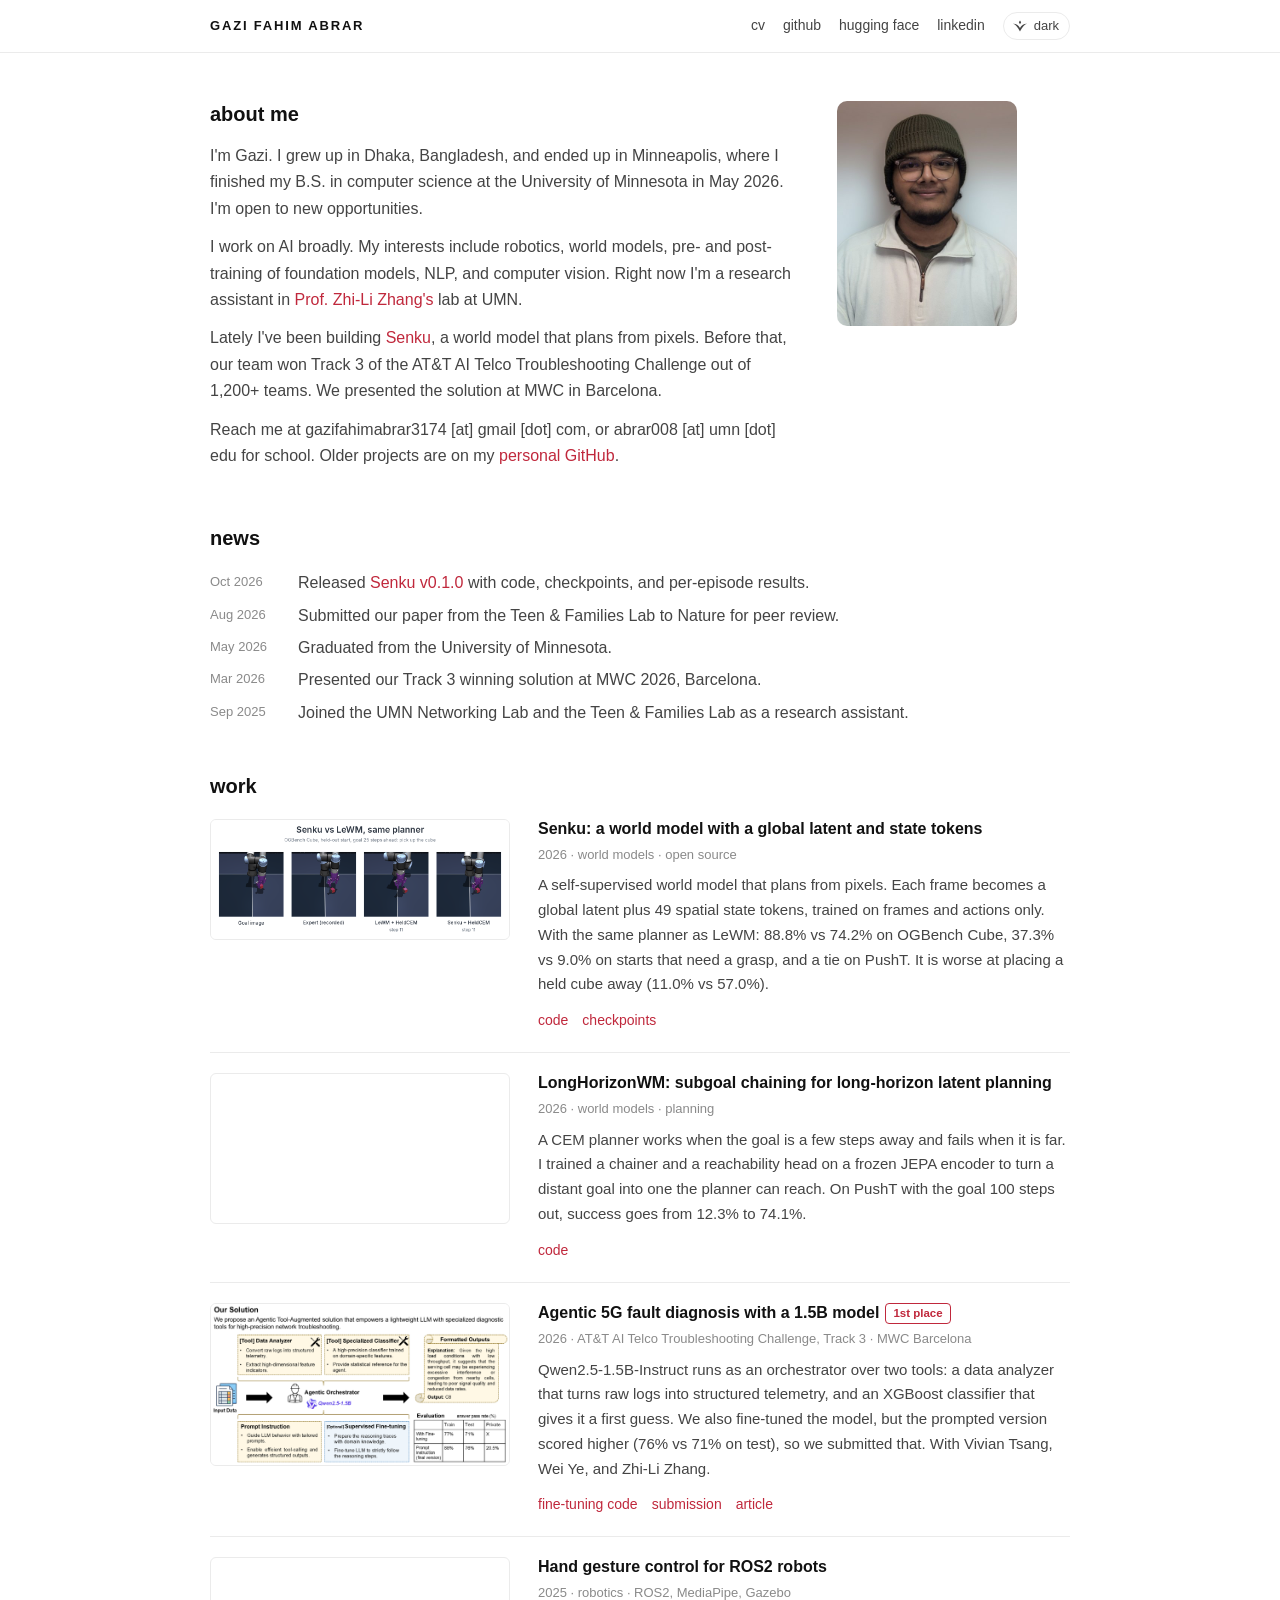
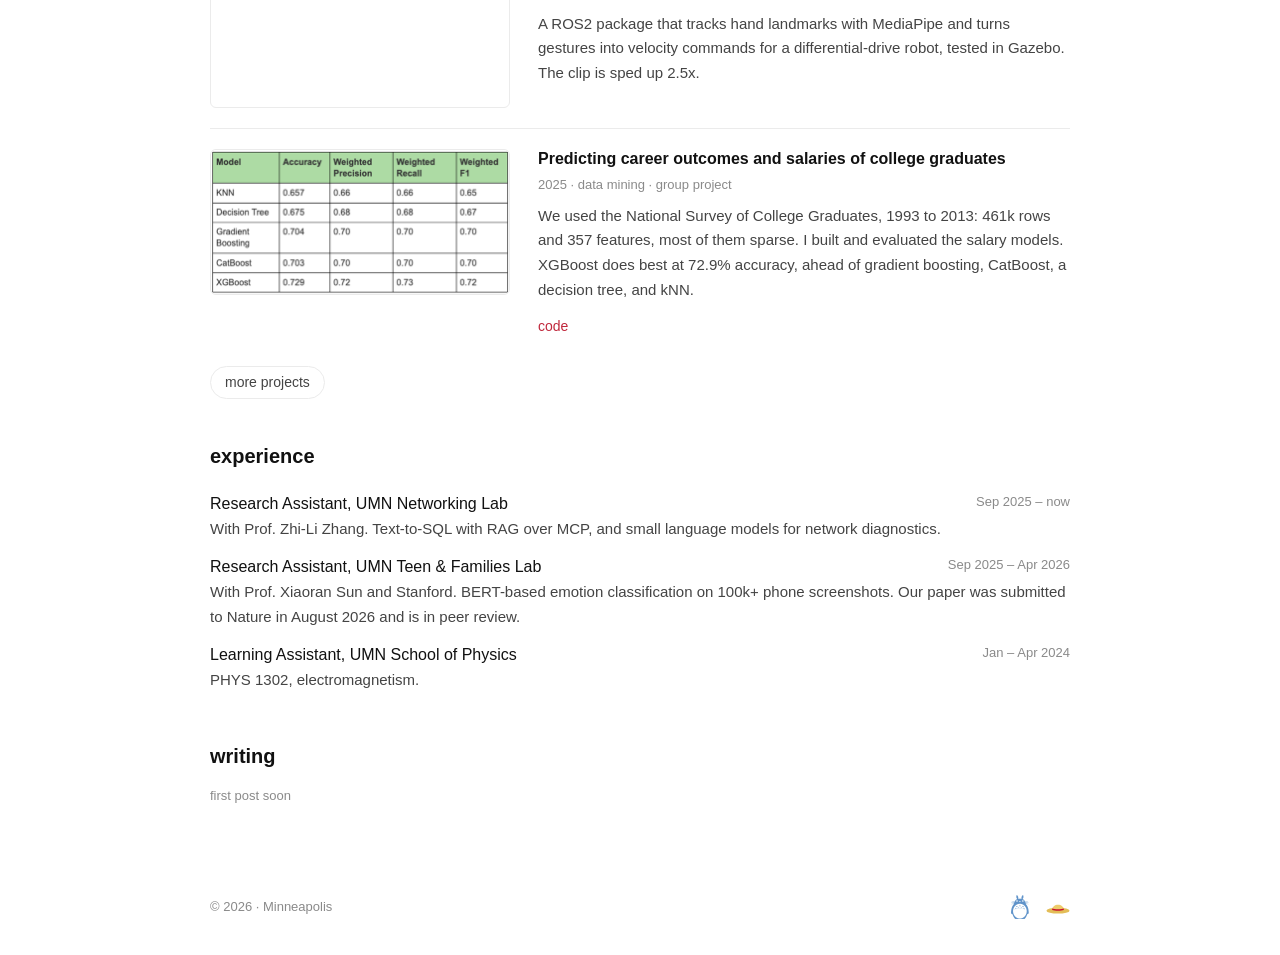
<file: index.html>
<!DOCTYPE html>
<html lang="en">
<head>
  <meta charset="utf-8">
  <meta name="viewport" content="width=device-width, initial-scale=1">
  <title>Gazi Fahim Abrar</title>
  <meta name="description" content="AI researcher and engineer in Minneapolis. Robotics, world models, foundation models, NLP, and computer vision.">
  <link rel="icon" href="assets/profile.jpg">
  <script>
    (function () {
      var t, g; try { t = localStorage.getItem("theme"); g = localStorage.getItem("ghibli"); } catch (e) {}
      var q = new URLSearchParams(location.search);
      g = q.get("ghibli") || g; t = q.get("theme") || t;
      if (g === "on") document.documentElement.setAttribute("data-ghibli", "");
      document.documentElement.setAttribute("data-theme", t || (matchMedia("(prefers-color-scheme: dark)").matches ? "dark" : "light"));
    })();
  </script>
  <link rel="stylesheet" href="assets/style.css?v=7">
</head>
<body>

<header class="bar">
  <div class="bar-in">
    <a class="name" href="#">Gazi Fahim Abrar</a>
    <nav aria-label="Links">
      <a href="assets/Gazi_Fahim_Abrar_CV.pdf">cv</a>
      <a href="https://github.com/gzee3184">github</a>
      <a href="https://huggingface.co/abrar008">hugging face</a>
      <a href="https://www.linkedin.com/in/gfa04">linkedin</a>
      <button class="geass" type="button" aria-label="Toggle dark mode" title="Toggle dark mode">
        <svg viewBox="0 0 24 24" fill="currentColor" aria-hidden="true">
          <path d="M1.5 8.6c4.2-.3 7.6 1.6 10.5 6.3 2.9-4.7 6.3-6.6 10.5-6.3-3.9 1.1-7 4.7-10.5 11.6C8.5 13.3 5.4 9.7 1.5 8.6Z"/>
          <path d="M12 3.6l1.7 2.9-1.7 2.9-1.7-2.9Z"/>
        </svg>
      </button>
    </nav>
  </div>
</header>

<main>

  <section id="about" class="about">
    <div class="about-text">
      <h2>about me</h2>
      <p>I'm Gazi. I grew up in Dhaka, Bangladesh, and ended up in Minneapolis, where I finished my B.S. in computer science at the University of Minnesota in May 2026. I'm open to new opportunities.</p>
      <p>I work on AI broadly. My interests include robotics, world models, pre- and post-training of foundation models, NLP, and computer vision. Right now I'm a research assistant in <a href="https://cse.umn.edu/cs/zhi-li-zhang">Prof. Zhi-Li Zhang's</a> lab at UMN.</p>
      <p>Lately I've been building <a href="#senku">Senku</a>, a world model that plans from pixels. Before that, our team won Track 3 of the AT&amp;T AI Telco Troubleshooting Challenge out of 1,200+ teams. We presented the solution at MWC in Barcelona.</p>
      <p>Reach me at gazifahimabrar3174 [at] gmail [dot] com, or abrar008 [at] umn [dot] edu for school. Older projects are on my <a href="https://github.com/gzee3184">personal GitHub</a>.</p>
    </div>
    <img class="photo" src="assets/profile.jpg" alt="Portrait in a green beanie and glasses" width="480" height="600">
  </section>

  <section id="news">
    <h2>news</h2>
    <ul class="news">
      <li><span class="meta">Oct 2026</span><span>Released <a href="https://github.com/gzee3184/senku_wm">Senku v0.1.0</a> with code, checkpoints, and per-episode results.</span></li>
      <li><span class="meta">Aug 2026</span><span>Submitted our paper from the Teen &amp; Families Lab to Nature for peer review.</span></li>
      <li><span class="meta">May 2026</span><span>Graduated from the University of Minnesota.</span></li>
      <li><span class="meta">Mar 2026</span><span>Presented our Track 3 winning solution at MWC 2026, Barcelona.</span></li>
      <li><span class="meta">Sep 2025</span><span>Joined the UMN Networking Lab and the Teen &amp; Families Lab as a research assistant.</span></li>
    </ul>
  </section>

  <section id="work">
    <h2>work</h2>

    <article class="project" id="senku">
      <a class="media" href="https://github.com/gzee3184/senku_wm">
        <img src="assets/senku_demo.gif" alt="Senku and LeWM planning from the same OGBench Cube start. Senku grasps the cube." loading="lazy" width="1036" height="414">
      </a>
      <div class="project-text">
        <h3><a href="https://github.com/gzee3184/senku_wm">Senku: a world model with a global latent and state tokens</a></h3>
        <div class="meta">2026 · world models · open source</div>
        <p>A self-supervised world model that plans from pixels. Each frame becomes a global latent plus 49 spatial state tokens, trained on frames and actions only. With the same planner as LeWM: 88.8% vs 74.2% on OGBench Cube, 37.3% vs 9.0% on starts that need a grasp, and a tie on PushT. It is worse at placing a held cube away (11.0% vs 57.0%).</p>
        <div class="plinks"><a href="https://github.com/gzee3184/senku_wm">code</a><a href="https://huggingface.co/abrar008/Senku_WM">checkpoints</a></div>
      </div>
    </article>

    <article class="project">
      <a class="media" href="https://github.com/gzee3184/LongHorizonWM">
        <video autoplay loop muted playsinline preload="metadata" aria-label="PushT episode with the goal 150 steps away. Only the chainer-guided planner reaches it.">
          <source src="assets/lhwm_pusht.mp4" type="video/mp4">
        </video>
      </a>
      <div class="project-text">
        <h3><a href="https://github.com/gzee3184/LongHorizonWM">LongHorizonWM: subgoal chaining for long-horizon latent planning</a></h3>
        <div class="meta">2026 · world models · planning</div>
        <p>A CEM planner works when the goal is a few steps away and fails when it is far. I trained a chainer and a reachability head on a frozen JEPA encoder to turn a distant goal into one the planner can reach. On PushT with the goal 100 steps out, success goes from 12.3% to 74.1%.</p>
        <div class="plinks"><a href="https://github.com/gzee3184/LongHorizonWM">code</a></div>
      </div>
    </article>

    <article class="project">
      <a class="media" href="assets/gopher_solution.png">
        <img src="assets/gopher_solution.png" alt="Diagram: input data goes to a Qwen2.5-1.5B orchestrator that calls a data analyzer and a classifier, then writes an explanation and a root-cause label." loading="lazy" width="1400" height="757">
      </a>
      <div class="project-text">
        <h3>Agentic 5G fault diagnosis with a 1.5B model<span class="badge">1st place</span></h3>
        <div class="meta">2026 · AT&amp;T AI Telco Troubleshooting Challenge, Track 3 · MWC Barcelona</div>
        <p>Qwen2.5-1.5B-Instruct runs as an orchestrator over two tools: a data analyzer that turns raw logs into structured telemetry, and an XGBoost classifier that gives it a first guess. We also fine-tuned the model, but the prompted version scored higher (76% vs 71% on test), so we submitted that. With Vivian Tsang, Wei Ye, and Zhi-Li Zhang.</p>
        <div class="plinks"><a href="https://github.com/gzee3184/AI-Teleco-Finetuned">fine-tuning code</a><a href="https://huggingface.co/abrar008/gopher_submission">submission</a><a href="https://cse.umn.edu/cs/news/umn-students-earn-first-place-global-ai-telco-troubleshooting-competition">article</a></div>
      </div>
    </article>

    <article class="project">
      <div class="media">
        <video autoplay loop muted playsinline preload="metadata" aria-label="Gazebo simulation: a robot moves as hand gestures in the webcam window change. Sped up 2.5x.">
          <source src="assets/ros2_gestures.mp4" type="video/mp4">
        </video>
      </div>
      <div class="project-text">
        <h3>Hand gesture control for ROS2 robots</h3>
        <div class="meta">2025 · robotics · ROS2, MediaPipe, Gazebo</div>
        <p>A ROS2 package that tracks hand landmarks with MediaPipe and turns gestures into velocity commands for a differential-drive robot, tested in Gazebo. The clip is sped up 2.5x.</p>
      </div>
    </article>

    <article class="project">
      <a class="media" href="https://github.com/gzee3184/CSCI_5523-Group-Project-Group-22-">
        <img src="assets/salary_models.png" alt="Table comparing models. XGBoost has the highest accuracy at 0.729." loading="lazy" width="1200" height="579">
      </a>
      <div class="project-text">
        <h3><a href="https://github.com/gzee3184/CSCI_5523-Group-Project-Group-22-">Predicting career outcomes and salaries of college graduates</a></h3>
        <div class="meta">2025 · data mining · group project</div>
        <p>We used the National Survey of College Graduates, 1993 to 2013: 461k rows and 357 features, most of them sparse. I built and evaluated the salary models. XGBoost does best at 72.9% accuracy, ahead of gradient boosting, CatBoost, a decision tree, and kNN.</p>
        <div class="plinks"><a href="https://github.com/gzee3184/CSCI_5523-Group-Project-Group-22-">code</a></div>
      </div>
    </article>

    <details class="more">
      <summary><span class="closed">more projects</span><span class="open">fewer projects</span></summary>
      <ul class="small-projects">
        <li>
          <div class="row"><span class="role">Gopher Tunnels</span><span class="meta">2024 – 2025 · Node.js, Neo4j</span></div>
          <p class="what">Backend for a campus app that routes people through UMN's underground tunnels with Dijkstra's and A*. Shipped on the App Store and Google Play with the App Developers' Club.</p>
          <div class="plinks"><a href="https://github.com/gopher-tunnels">code</a><a href="https://play.google.com/store/apps/details?id=com.adcumn.gophertunnels">app</a></div>
        </li>
        <li>
          <div class="row"><span class="role">Multiplayer trivia server on AWS</span><span class="meta">2025 · Python, EC2</span></div>
          <p class="what">A multi-threaded game server with its own TCP protocol that keeps game state in sync across remote clients.</p>
        </li>
        <li>
          <div class="row"><span class="role">Concurrent HTTP web server</span><span class="meta">2025 · C</span></div>
          <p class="what">A multi-threaded HTTP/1.0 server written from scratch, using mutexes and semaphores to keep shared state safe.</p>
        </li>
        <li>
          <div class="row"><span class="role">Drone delivery simulation</span><span class="meta">2025 · C++</span></div>
          <p class="what">Added a severe weather system where wind bends drone paths, drains batteries, and causes damage. Built with the Decorator and Singleton patterns.</p>
        </li>
        <li>
          <div class="row"><span class="role">Interface-controlled drone</span><span class="meta">2024 · C++, Arduino</span></div>
          <p class="what">Led a team of five at SASE Labs building a custom drone and an app to fly it. I wrote the flight control code for its four ESCs.</p>
        </li>
        <li>
          <div class="row"><span class="role">CNN from scratch</span><span class="meta">2024 · NumPy</span></div>
          <p class="what">A convolutional network that tells cats from dogs, written with only NumPy for the AI Club.</p>
        </li>
        <li>
          <div class="row"><span class="role">k-nearest neighbors on MNIST</span><span class="meta">NumPy</span></div>
          <p class="what">Handwritten digit recognition at 85% accuracy.</p>
        </li>
      </ul>
    </details>
  </section>

  <section id="experience">
    <h2>experience</h2>
    <ul class="exp">
      <li>
        <div class="row"><span class="role">Research Assistant, UMN Networking Lab</span><span class="meta">Sep 2025 – now</span></div>
        <p class="what">With Prof. Zhi-Li Zhang. Text-to-SQL with RAG over MCP, and small language models for network diagnostics.</p>
      </li>
      <li>
        <div class="row"><span class="role">Research Assistant, UMN Teen &amp; Families Lab</span><span class="meta">Sep 2025 – Apr 2026</span></div>
        <p class="what">With Prof. Xiaoran Sun and Stanford. BERT-based emotion classification on 100k+ phone screenshots. Our paper was submitted to Nature in August 2026 and is in peer review.</p>
      </li>
      <li>
        <div class="row"><span class="role">Learning Assistant, UMN School of Physics</span><span class="meta">Jan – Apr 2024</span></div>
        <p class="what">PHYS 1302, electromagnetism.</p>
      </li>
    </ul>
  </section>

  <section id="writing">
    <h2>writing</h2>
    <ul class="posts" data-posts="3" data-more></ul>
  </section>

</main>

<footer></footer>

<script src="assets/posts.js?v=7"></script>
<script src="assets/site.js?v=7"></script>
</body>
</html>
</file>
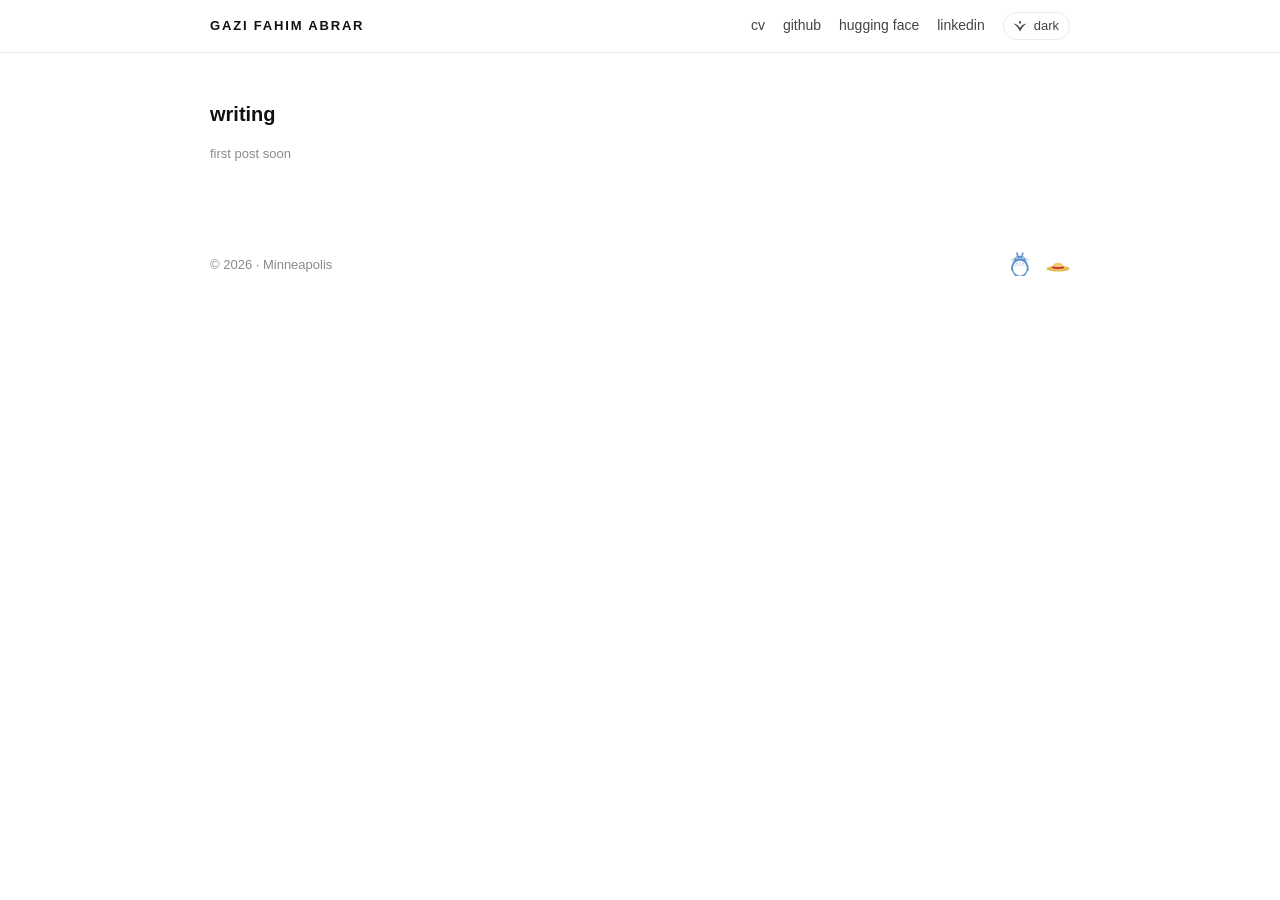
<file: writing/index.html>
<!DOCTYPE html>
<html lang="en" data-base="../">
<head>
  <meta charset="utf-8">
  <meta name="viewport" content="width=device-width, initial-scale=1">
  <title>Writing</title>
  <link rel="icon" href="../assets/profile.jpg">
  <script>
    (function () {
      var t, g; try { t = localStorage.getItem("theme"); g = localStorage.getItem("ghibli"); } catch (e) {}
      var q = new URLSearchParams(location.search);
      g = q.get("ghibli") || g; t = q.get("theme") || t;
      if (g === "on") document.documentElement.setAttribute("data-ghibli", "");
      document.documentElement.setAttribute("data-theme", t || (matchMedia("(prefers-color-scheme: dark)").matches ? "dark" : "light"));
    })();
  </script>
  <link rel="stylesheet" href="../assets/style.css?v=7">
</head>
<body>

<header class="bar">
  <div class="bar-in">
    <a class="name" href="../">Gazi Fahim Abrar</a>
    <nav aria-label="Links">
      <a href="../assets/Gazi_Fahim_Abrar_CV.pdf">cv</a>
      <a href="https://github.com/gzee3184">github</a>
      <a href="https://huggingface.co/abrar008">hugging face</a>
      <a href="https://www.linkedin.com/in/gfa04">linkedin</a>
      <button class="geass" type="button" aria-label="Toggle dark mode" title="Toggle dark mode">
        <svg viewBox="0 0 24 24" fill="currentColor" aria-hidden="true">
          <path d="M1.5 8.6c4.2-.3 7.6 1.6 10.5 6.3 2.9-4.7 6.3-6.6 10.5-6.3-3.9 1.1-7 4.7-10.5 11.6C8.5 13.3 5.4 9.7 1.5 8.6Z"/>
          <path d="M12 3.6l1.7 2.9-1.7 2.9-1.7-2.9Z"/>
        </svg>
      </button>
    </nav>
  </div>
</header>

<main>
  <section>
    <h2>writing</h2>
    <ul class="posts" data-posts="all"></ul>
  </section>
</main>

<footer></footer>

<script src="../assets/posts.js?v=7"></script>
<script src="../assets/site.js?v=7"></script>
</body>
</html>
</file>
<file: assets/style.css>
/* ---------- tokens ---------- */

:root {
  --bg: #ffffff;
  --ink: #111111;
  --text: #444444;
  --faint: #8a8a8a;
  --rule: #ebebeb;
  --accent: #c0283c;
  --font: -apple-system, BlinkMacSystemFont, "Segoe UI", Roboto, "Helvetica Neue", Arial, sans-serif;
  --mono: ui-monospace, "SF Mono", Menlo, Consolas, monospace;
  --head: var(--font);
  color-scheme: light;
}

:root[data-theme="dark"] {
  --bg: #151515;
  --ink: #f0f0f0;
  --text: #c2c2c2;
  --faint: #7d7d7d;
  --rule: #2a2a2a;
  --accent: #ff6f7f;
  color-scheme: dark;
}

/* ---------- base ---------- */

*, *::before, *::after { box-sizing: border-box; }

html { background: var(--bg); scroll-behavior: smooth; scroll-padding-top: 70px; }

body {
  margin: 0;
  background: var(--bg);
  color: var(--text);
  font-family: var(--font);
  font-size: 16px;
  line-height: 1.65;
  -webkit-font-smoothing: antialiased;
}

a { color: var(--accent); text-decoration: none; }
a:hover { text-decoration: underline; text-underline-offset: 3px; }
:focus-visible { outline: 2px solid var(--accent); outline-offset: 3px; border-radius: 2px; }

img, video { max-width: 100%; display: block; }

h1, h2, h3 { color: var(--ink); margin: 0; line-height: 1.3; font-family: var(--head); }
p { margin: 0 0 12px; }

/* ---------- header ---------- */

.bar {
  position: sticky;
  top: 0;
  z-index: 10;
  background: var(--bg);
  border-bottom: 1px solid var(--rule);
}
.bar-in {
  max-width: 900px;
  margin: 0 auto;
  padding: 0 20px;
  height: 52px;
  display: flex;
  align-items: center;
  justify-content: space-between;
  gap: 16px;
}
.bar .name {
  color: var(--ink);
  font-size: 13px;
  font-weight: 600;
  letter-spacing: .14em;
  text-transform: uppercase;
  white-space: nowrap;
}
.bar .name:hover { color: var(--accent); text-decoration: none; }
.bar nav { display: flex; align-items: center; gap: 18px; font-size: 14px; }
.bar nav a { color: var(--text); }
.bar nav a:hover { color: var(--accent); text-decoration: none; }

/* Code Geass: the dark mode toggle is the sigil */
.geass {
  display: inline-flex; align-items: center; gap: 6px;
  height: 28px; padding: 0 10px 0 8px;
  border: 1px solid var(--rule); border-radius: 999px;
  background: none; cursor: pointer;
  font: inherit; font-size: 13px; color: var(--text);
  transition: color .2s, border-color .2s;
}
.geass::after { content: "dark"; }
:root[data-theme="dark"] .geass::after { content: "light"; }
.geass svg { width: 16px; height: 16px; transition: transform .4s cubic-bezier(.2,.8,.2,1); }
.geass:hover { color: var(--accent); border-color: var(--accent); }
.geass:hover svg { transform: scale(1.15); }

/* ---------- layout ---------- */

main {
  max-width: 900px;
  margin: 0 auto;
  padding: 48px 20px 24px;
}

section { margin-bottom: 44px; }

h2 { font-size: 20px; font-weight: 600; margin-bottom: 16px; }

.meta { font-size: 13px; color: var(--faint); }

/* ---------- about ---------- */

.about {
  display: flex;
  gap: 40px;
  align-items: flex-start;
}
.about-text { flex: 1; min-width: 0; max-width: 66ch; }
.photo {
  flex-shrink: 0;
  width: 180px;
  height: auto;
  aspect-ratio: 4 / 5;
  object-fit: cover;
  border-radius: 10px;
}

/* ---------- news ---------- */

.news { list-style: none; margin: 0; padding: 0; }
.news li { display: flex; gap: 16px; padding-block: 3px; }
.news .meta { flex: 0 0 72px; padding-top: 1px; }

/* ---------- work ---------- */

.project {
  display: flex;
  gap: 28px;
  align-items: flex-start;
  padding-block: 20px;
  border-top: 1px solid var(--rule);
}
.project:first-of-type { border-top: 0; padding-top: 4px; }
.project .media {
  flex: 0 0 300px;
  border-radius: 6px;
  overflow: hidden;
  background: #fff;
  border: 1px solid var(--rule);
}
.project .media img, .project .media video { width: 100%; height: auto; }
.project-text { flex: 1; min-width: 0; }
.project h3 { font-size: 16px; font-weight: 600; margin-bottom: 4px; }
.project h3 a { color: var(--ink); }
.project h3 a:hover { color: var(--accent); }
.project .meta { margin-bottom: 8px; }
.project p { font-size: 15px; }
.badge {
  display: inline-block;
  margin-left: 6px;
  padding: 0 7px;
  border-radius: 4px;
  font-size: 11.5px;
  font-weight: 600;
  line-height: 1.7;
  color: var(--accent);
  border: 1px solid var(--accent);
  vertical-align: 1px;
}
.plinks { font-size: 14px; display: flex; gap: 14px; }

/* ---------- more projects (folded) ---------- */

.more { margin-top: 8px; }
.more summary {
  display: inline-block;
  cursor: pointer;
  list-style: none;
  padding: 4px 14px;
  border: 1px solid var(--rule);
  border-radius: 999px;
  font-size: 14px;
  color: var(--text);
  transition: color .2s, border-color .2s;
}
.more summary::-webkit-details-marker { display: none; }
.more summary:hover { color: var(--accent); border-color: var(--accent); }
.more .open, .more[open] .closed { display: none; }
.more[open] .open { display: inline; }
.small-projects { list-style: none; margin: 16px 0 0; padding: 0; }
.small-projects li { padding-block: 6px; }
.small-projects .row { display: flex; justify-content: space-between; gap: 12px; flex-wrap: wrap; }
.small-projects .role { color: var(--ink); font-weight: 500; }
.small-projects .what { font-size: 15px; margin: 0; }
.small-projects .plinks { margin-top: 2px; }
.more[open] .small-projects { animation: unfold .4s ease-out; }
@keyframes unfold { from { opacity: 0; transform: translateY(-4px); } }

/* ---------- experience ---------- */

.exp { list-style: none; margin: 0; padding: 0; }
.exp li { padding-block: 6px; }
.exp .row { display: flex; justify-content: space-between; gap: 12px; flex-wrap: wrap; }
.exp .role { color: var(--ink); font-weight: 500; }
.exp .what { font-size: 15px; margin: 0; }

/* ---------- writing ---------- */

.posts { list-style: none; margin: 0; padding: 0; }
.posts li { padding-block: 10px; border-top: 1px solid var(--rule); }
.posts li:first-child { border-top: 0; padding-top: 0; }
.posts .title { color: var(--ink); font-weight: 600; }
.posts .title:hover { color: var(--accent); }
.posts .excerpt { font-size: 15px; margin: 2px 0 0; }

/* single post */
.post h1 { font-size: 28px; margin-bottom: 6px; }
.post > .meta { display: block; margin-bottom: 28px; }
.post-body { color: var(--ink); max-width: 68ch; }
.post-body h2 { margin: 32px 0 10px; }
.post-body img { border-radius: 6px; margin: 20px auto; }
.post-body pre { overflow-x: auto; padding: 14px 16px; background: var(--rule); border-radius: 6px; font-size: 13.5px; }
.post-body code { font-family: var(--mono); font-size: .9em; }
.post-body blockquote { margin: 0 0 12px; padding-left: 24px; font-style: italic; color: var(--text); }

/* ---------- footer ---------- */

footer {
  max-width: 900px;
  margin: 0 auto;
  padding: 20px 20px 36px;
  display: flex;
  justify-content: space-between;
  align-items: center;
  gap: 12px;
  flex-wrap: wrap;
  font-size: 13px;
  color: var(--faint);
}
footer .marks { display: flex; align-items: center; gap: 14px; }
.hatbtn {
  position: relative;
  padding: 0; border: 0; background: none; cursor: pointer;
  font: inherit; color: inherit;
}

/* One Piece: the hat gets tossed and lands with a manga "don!" */
.hat { display: block; width: 24px; height: 15px; transition: transform .35s cubic-bezier(.3,1.6,.5,1); transform-origin: 50% 70%; }
.hatbtn:hover .hat { transform: rotate(-14deg) translateY(-2px); }
.hatbtn.toss .hat { animation: toss .8s cubic-bezier(.3,.7,.4,1) both; }
@keyframes toss {
  0%   { transform: none; }
  45%  { transform: translateY(-34px) rotate(-300deg); }
  80%  { transform: translateY(0) rotate(-360deg); }
  88%  { transform: translateY(-3px) rotate(-360deg); }
  100% { transform: rotate(-360deg); }
}
.don {
  position: absolute; left: 50%; bottom: 100%; margin-bottom: 6px;
  font-size: 15px; font-weight: 900; font-style: normal; white-space: nowrap;
  color: var(--ink);
  opacity: 0; pointer-events: none;
}
.hatbtn.toss .don { animation: don .9s ease-out .58s both; }
@keyframes don {
  0%   { opacity: 0; transform: translateX(-50%) scale(.4) rotate(-12deg); }
  25%  { opacity: 1; transform: translateX(-50%) scale(1.25) rotate(-8deg); }
  40%  { transform: translateX(-50%) scale(1) rotate(-8deg); }
  80%  { opacity: 1; }
  100% { opacity: 0; transform: translateX(-50%) scale(1) rotate(-8deg) translateY(-4px); }
}

/* ---------- ghibli mode (the soot sprite in the footer) ----------
   Totoro by day, Totoro by night. Stills are from Studio Ghibli's free-use gallery. */

.sootbtn {
  position: relative;
  padding: 0; border: 0; background: none; cursor: pointer;
  width: 24px; height: 24px;
}
/* the png is used as a mask so Totoro takes the color of the current mode */
.sootbtn i {
  width: 100%; height: 100%; display: block; opacity: .75;
  background: #2a6fb8;
  -webkit-mask: center / contain no-repeat;
  mask: center / contain no-repeat;
  transition: transform .5s cubic-bezier(.3,1.6,.5,1), opacity .3s, background-color .6s ease-out;
}
:root[data-theme="dark"] .sootbtn i { background: #a9cdf2; }
:root[data-ghibli] .sootbtn i { background: var(--accent); }
.sootbtn:hover i { transform: translateY(-3px) rotate(-8deg); }
.sootbtn.hop i { animation: hop .6s cubic-bezier(.3,1.6,.5,1); }
@keyframes hop { 40% { transform: translateY(-10px) scale(1.1); } }
.sootbtn:hover i, :root[data-ghibli] .sootbtn i { opacity: 1; }

body, .bar, a, h1, h2, h3, .project, .photo, .project .media {
  transition: background-color .6s ease-out, color .6s ease-out, border-color .6s ease-out, border-radius .6s ease-out;
}

.sky { display: none; }

:root[data-ghibli] {
  --bg: #f3eee0;
  --ink: #2c3a2b;
  --text: #4b5646;
  --faint: #8a8d78;
  --rule: #ddd5bf;
  --accent: #2f6a8c;
  --font: "DM Sans", "Segoe UI", system-ui, sans-serif;
  --head: "Fraunces", Georgia, serif;
}
:root[data-ghibli][data-theme="dark"] {
  --bg: #17222f;
  --ink: #ece5d3;
  --text: #c3c3b5;
  --faint: #7f8a92;
  --rule: #2b3a4b;
  --accent: #f0c46e;
}

/* paper grain */
:root[data-ghibli] body {
  font-size: 17px;
  line-height: 1.75;
  background-image: url("data:image/svg+xml,%3Csvg xmlns='http://www.w3.org/2000/svg' width='180' height='180'%3E%3Cfilter id='n'%3E%3CfeTurbulence type='fractalNoise' baseFrequency='.8' numOctaves='3' stitchTiles='stitch'/%3E%3CfeColorMatrix values='0 0 0 0 .35  0 0 0 0 .3  0 0 0 0 .2  0 0 0 .07 0'/%3E%3C/filter%3E%3Crect width='100%25' height='100%25' filter='url(%23n)'/%3E%3C/svg%3E");
}
:root[data-ghibli] .bar { background: color-mix(in srgb, var(--bg) 92%, transparent); }

/* warawara drifting behind the page (Princess Mononoke). Drawn by site.js, ghibli mode only. */
.wara { position: fixed; inset: 0; z-index: 0; pointer-events: none; overflow: hidden; }
.wara img { position: absolute; top: 0; left: 0; opacity: .65; will-change: transform; }
:root[data-theme="dark"] .wara img { opacity: .55; }
:root[data-ghibli] main, :root[data-ghibli] footer, :root[data-ghibli] .sky, :root[data-ghibli] .sky-note { position: relative; z-index: 1; }
:root[data-ghibli] h2 { font-size: 24px; font-weight: 600; }
:root[data-ghibli] .project h3 { font-size: 17px; }
:root[data-ghibli] .bar .name { font-family: var(--head); letter-spacing: .06em; text-transform: none; font-size: 16px; }

/* the banner under the header */
:root[data-ghibli] .sky {
  display: block;
  width: calc(100% - 40px);
  max-width: 860px;
  margin: 24px auto 0;
  height: 150px;
  border-radius: 22px 30px 18px 34px;
  background: url("ghibli/day.jpg") center / cover;
  animation: pan 60s ease-in-out infinite alternate;
}
:root[data-ghibli][data-theme="dark"] .sky { background-image: url("ghibli/night.jpg"); }
@keyframes pan { from { background-position: 30% 50%; } to { background-position: 70% 50%; } }
.sky-note { display: none; }
:root[data-ghibli] .sky-note {
  display: block;
  width: calc(100% - 40px);
  max-width: 860px;
  margin: 6px auto 0;
  text-align: right;
  font-size: 11px;
  color: var(--faint);
}
:root[data-ghibli] main { padding-top: 32px; }

/* softer, uneven shapes */
:root[data-ghibli] .photo { border-radius: 46% 54% 48% 52% / 40% 42% 58% 60%; }
:root[data-ghibli] .project .media { border-radius: 14px 22px 16px 26px; border-color: transparent; }
:root[data-ghibli] .badge { border: 0; background: #e9c9c3; color: #6b2e2a; border-radius: 999px; }
:root[data-ghibli][data-theme="dark"] .badge { background: #4a3a44; color: #f3d3cc; }

/* hand-drawn dividers between projects */
:root[data-ghibli] .project {
  border-top: 0;
  background: url("data:image/svg+xml,%3Csvg xmlns='http://www.w3.org/2000/svg' width='120' height='10'%3E%3Cpath d='M0 5 Q 15 1 30 5 T 60 5 T 90 5 T 120 5' fill='none' stroke='%23c9bd9c' stroke-width='1.4' stroke-linecap='round'/%3E%3C/svg%3E") top left / 120px 10px repeat-x;
  padding-top: 28px;
}
:root[data-ghibli][data-theme="dark"] .project {
  background-image: url("data:image/svg+xml,%3Csvg xmlns='http://www.w3.org/2000/svg' width='120' height='10'%3E%3Cpath d='M0 5 Q 15 1 30 5 T 60 5 T 90 5 T 120 5' fill='none' stroke='%23384a5e' stroke-width='1.4' stroke-linecap='round'/%3E%3C/svg%3E");
}
:root[data-ghibli] .project:first-of-type { background: none; padding-top: 4px; }

/* Spirited Away: a soot sprite is the cursor, and it reaches for a konpeito star over links.
   The plain sprite is cut from a Studio Ghibli free-use still (chihiro014). */
:root[data-ghibli], :root[data-ghibli] body { cursor: url("ghibli/soot.png") 16 16, auto; }
:root[data-ghibli] a, :root[data-ghibli] button, :root[data-ghibli] summary, :root[data-ghibli] .media { cursor: url("ghibli/soot-candy.png") 13 17, pointer; }

/* ---------- small screens ---------- */

@media (max-width: 720px) {
  .about { flex-direction: column-reverse; gap: 20px; }
  .photo { width: 150px; }
  .project { flex-direction: column; gap: 12px; }
  .project .media { flex-basis: auto; width: 100%; }
  :root[data-ghibli] .sky { height: 96px; margin-top: 16px; }
  .bar nav { gap: 12px; font-size: 13px; }
}

@media (max-width: 480px) {
  .bar .name { display: none; }
  .bar-in { justify-content: flex-end; }
}

@media (prefers-reduced-motion: reduce) {
  html { scroll-behavior: auto; }
  *, *::before, *::after { transition: none !important; animation: none !important; }
}
</file>
